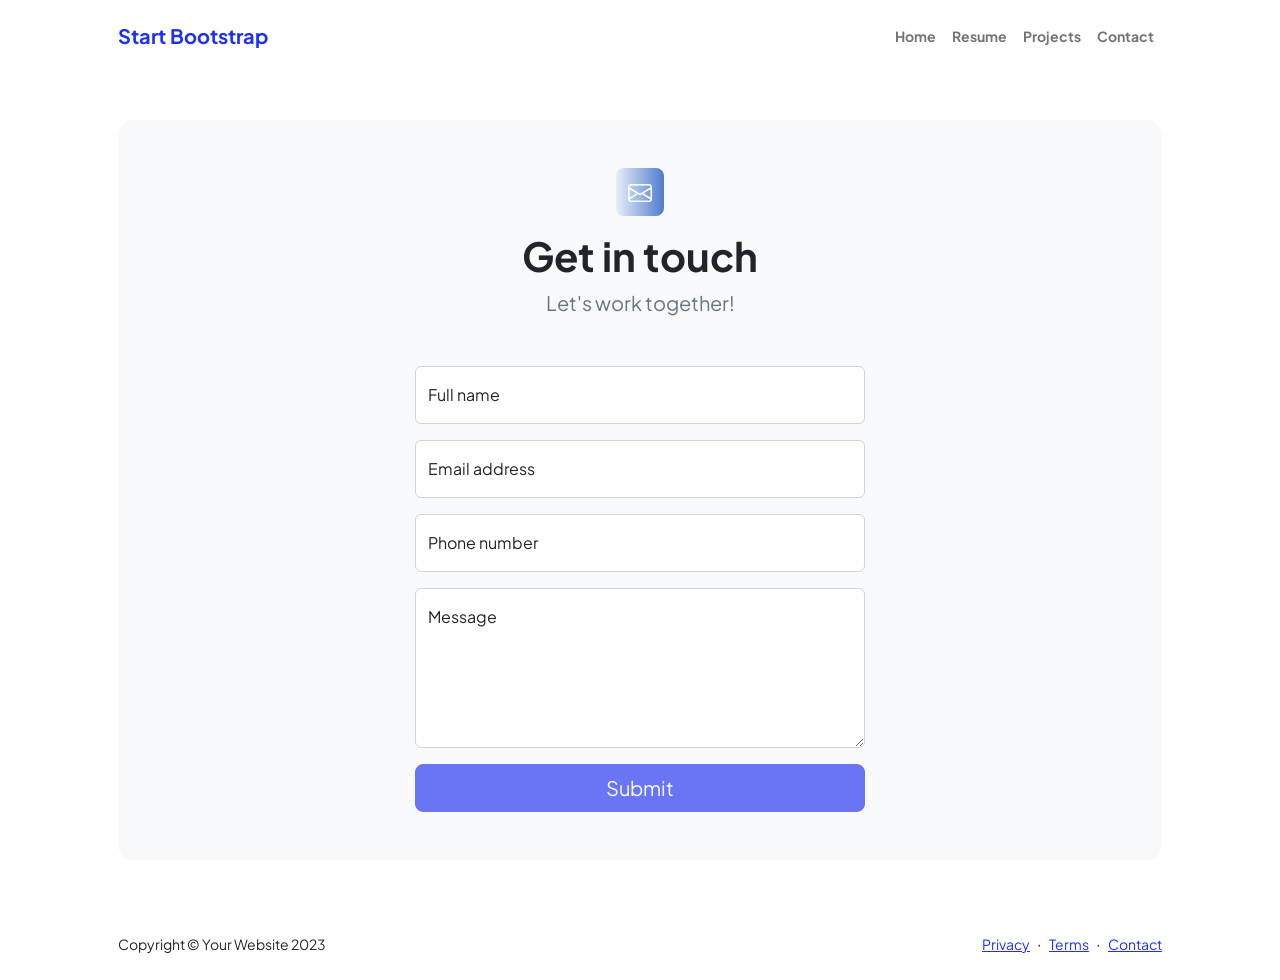
<file: startbootstrap-personal-gh-pages/contact.html>
<!DOCTYPE html>
<html lang="en">
    <head>
        <meta charset="utf-8" />
        <meta name="viewport" content="width=device-width, initial-scale=1, shrink-to-fit=no" />
        <meta name="description" content />
        <meta name="author" content />
        <title>Modern Business - Start Bootstrap Template</title>
        <!-- Favicon-->
        <link rel="icon" type="image/x-icon" href="assets/favicon.ico" />
        <!-- Custom Google font-->
        <link rel="preconnect" href="https://fonts.googleapis.com" />
        <link rel="preconnect" href="https://fonts.gstatic.com" crossorigin />
        <link href="https://fonts.googleapis.com/css2?family=Plus+Jakarta+Sans:wght@100;200;300;400;500;600;700;800;900&amp;display=swap" rel="stylesheet" />
        <!-- Bootstrap icons-->
        <link href="https://cdn.jsdelivr.net/npm/bootstrap-icons@1.8.1/font/bootstrap-icons.css" rel="stylesheet" />
        <!-- Core theme CSS (includes Bootstrap)-->
        <link href="css/styles.css" rel="stylesheet" />
    </head>
    <body class="d-flex flex-column">
        <main class="flex-shrink-0">
            <!-- Navigation-->
            <nav class="navbar navbar-expand-lg navbar-light bg-white py-3">
                <div class="container px-5">
                    <a class="navbar-brand" href="index.html"><span class="fw-bolder text-primary">Start Bootstrap</span></a>
                    <button class="navbar-toggler" type="button" data-bs-toggle="collapse" data-bs-target="#navbarSupportedContent" aria-controls="navbarSupportedContent" aria-expanded="false" aria-label="Toggle navigation"><span class="navbar-toggler-icon"></span></button>
                    <div class="collapse navbar-collapse" id="navbarSupportedContent">
                        <ul class="navbar-nav ms-auto mb-2 mb-lg-0 small fw-bolder">
                            <li class="nav-item"><a class="nav-link" href="index.html">Home</a></li>
                            <li class="nav-item"><a class="nav-link" href="resume.html">Resume</a></li>
                            <li class="nav-item"><a class="nav-link" href="projects.html">Projects</a></li>
                            <li class="nav-item"><a class="nav-link" href="contact.html">Contact</a></li>
                        </ul>
                    </div>
                </div>
            </nav>
            <!-- Page content-->
            <section class="py-5">
                <div class="container px-5">
                    <!-- Contact form-->
                    <div class="bg-light rounded-4 py-5 px-4 px-md-5">
                        <div class="text-center mb-5">
                            <div class="feature bg-primary bg-gradient-primary-to-secondary text-white rounded-3 mb-3"><i class="bi bi-envelope"></i></div>
                            <h1 class="fw-bolder">Get in touch</h1>
                            <p class="lead fw-normal text-muted mb-0">Let's work together!</p>
                        </div>
                        <div class="row gx-5 justify-content-center">
                            <div class="col-lg-8 col-xl-6">
                                <!-- * * * * * * * * * * * * * * *-->
                                <!-- * * SB Forms Contact Form * *-->
                                <!-- * * * * * * * * * * * * * * *-->
                                <!-- This form is pre-integrated with SB Forms.-->
                                <!-- To make this form functional, sign up at-->
                                <!-- https://startbootstrap.com/solution/contact-forms-->
                                <!-- to get an API token!-->
                                <form id="contactForm" data-sb-form-api-token="API_TOKEN">
                                    <!-- Name input-->
                                    <div class="form-floating mb-3">
                                        <input class="form-control" id="name" type="text" placeholder="Enter your name..." data-sb-validations="required" />
                                        <label for="name">Full name</label>
                                        <div class="invalid-feedback" data-sb-feedback="name:required">A name is required.</div>
                                    </div>
                                    <!-- Email address input-->
                                    <div class="form-floating mb-3">
                                        <input class="form-control" id="email" type="email" placeholder="name@example.com" data-sb-validations="required,email" />
                                        <label for="email">Email address</label>
                                        <div class="invalid-feedback" data-sb-feedback="email:required">An email is required.</div>
                                        <div class="invalid-feedback" data-sb-feedback="email:email">Email is not valid.</div>
                                    </div>
                                    <!-- Phone number input-->
                                    <div class="form-floating mb-3">
                                        <input class="form-control" id="phone" type="tel" placeholder="(123) 456-7890" data-sb-validations="required" />
                                        <label for="phone">Phone number</label>
                                        <div class="invalid-feedback" data-sb-feedback="phone:required">A phone number is required.</div>
                                    </div>
                                    <!-- Message input-->
                                    <div class="form-floating mb-3">
                                        <textarea class="form-control" id="message" type="text" placeholder="Enter your message here..." style="height: 10rem" data-sb-validations="required"></textarea>
                                        <label for="message">Message</label>
                                        <div class="invalid-feedback" data-sb-feedback="message:required">A message is required.</div>
                                    </div>
                                    <!-- Submit success message-->
                                    <!---->
                                    <!-- This is what your users will see when the form-->
                                    <!-- has successfully submitted-->
                                    <div class="d-none" id="submitSuccessMessage">
                                        <div class="text-center mb-3">
                                            <div class="fw-bolder">Form submission successful!</div>
                                            To activate this form, sign up at
                                            <br />
                                            <a href="https://startbootstrap.com/solution/contact-forms">https://startbootstrap.com/solution/contact-forms</a>
                                        </div>
                                    </div>
                                    <!-- Submit error message-->
                                    <!---->
                                    <!-- This is what your users will see when there is-->
                                    <!-- an error submitting the form-->
                                    <div class="d-none" id="submitErrorMessage"><div class="text-center text-danger mb-3">Error sending message!</div></div>
                                    <!-- Submit Button-->
                                    <div class="d-grid"><button class="btn btn-primary btn-lg disabled" id="submitButton" type="submit">Submit</button></div>
                                </form>
                            </div>
                        </div>
                    </div>
                </div>
            </section>
        </main>
        <!-- Footer-->
        <footer class="bg-white py-4 mt-auto">
            <div class="container px-5">
                <div class="row align-items-center justify-content-between flex-column flex-sm-row">
                    <div class="col-auto"><div class="small m-0">Copyright &copy; Your Website 2023</div></div>
                    <div class="col-auto">
                        <a class="small" href="#!">Privacy</a>
                        <span class="mx-1">&middot;</span>
                        <a class="small" href="#!">Terms</a>
                        <span class="mx-1">&middot;</span>
                        <a class="small" href="#!">Contact</a>
                    </div>
                </div>
            </div>
        </footer>
        <!-- Bootstrap core JS-->
        <script src="https://cdn.jsdelivr.net/npm/bootstrap@5.2.3/dist/js/bootstrap.bundle.min.js"></script>
        <!-- Core theme JS-->
        <script src="js/scripts.js"></script>
        <!-- * * * * * * * * * * * * * * * * * * * * * * * * * * * * * * * * * * * * * * * *-->
        <!-- * *                               SB Forms JS                               * *-->
        <!-- * * Activate your form at https://startbootstrap.com/solution/contact-forms * *-->
        <!-- * * * * * * * * * * * * * * * * * * * * * * * * * * * * * * * * * * * * * * * *-->
        <script src="https://cdn.startbootstrap.com/sb-forms-latest.js"></script>
    </body>
</html>
</file>
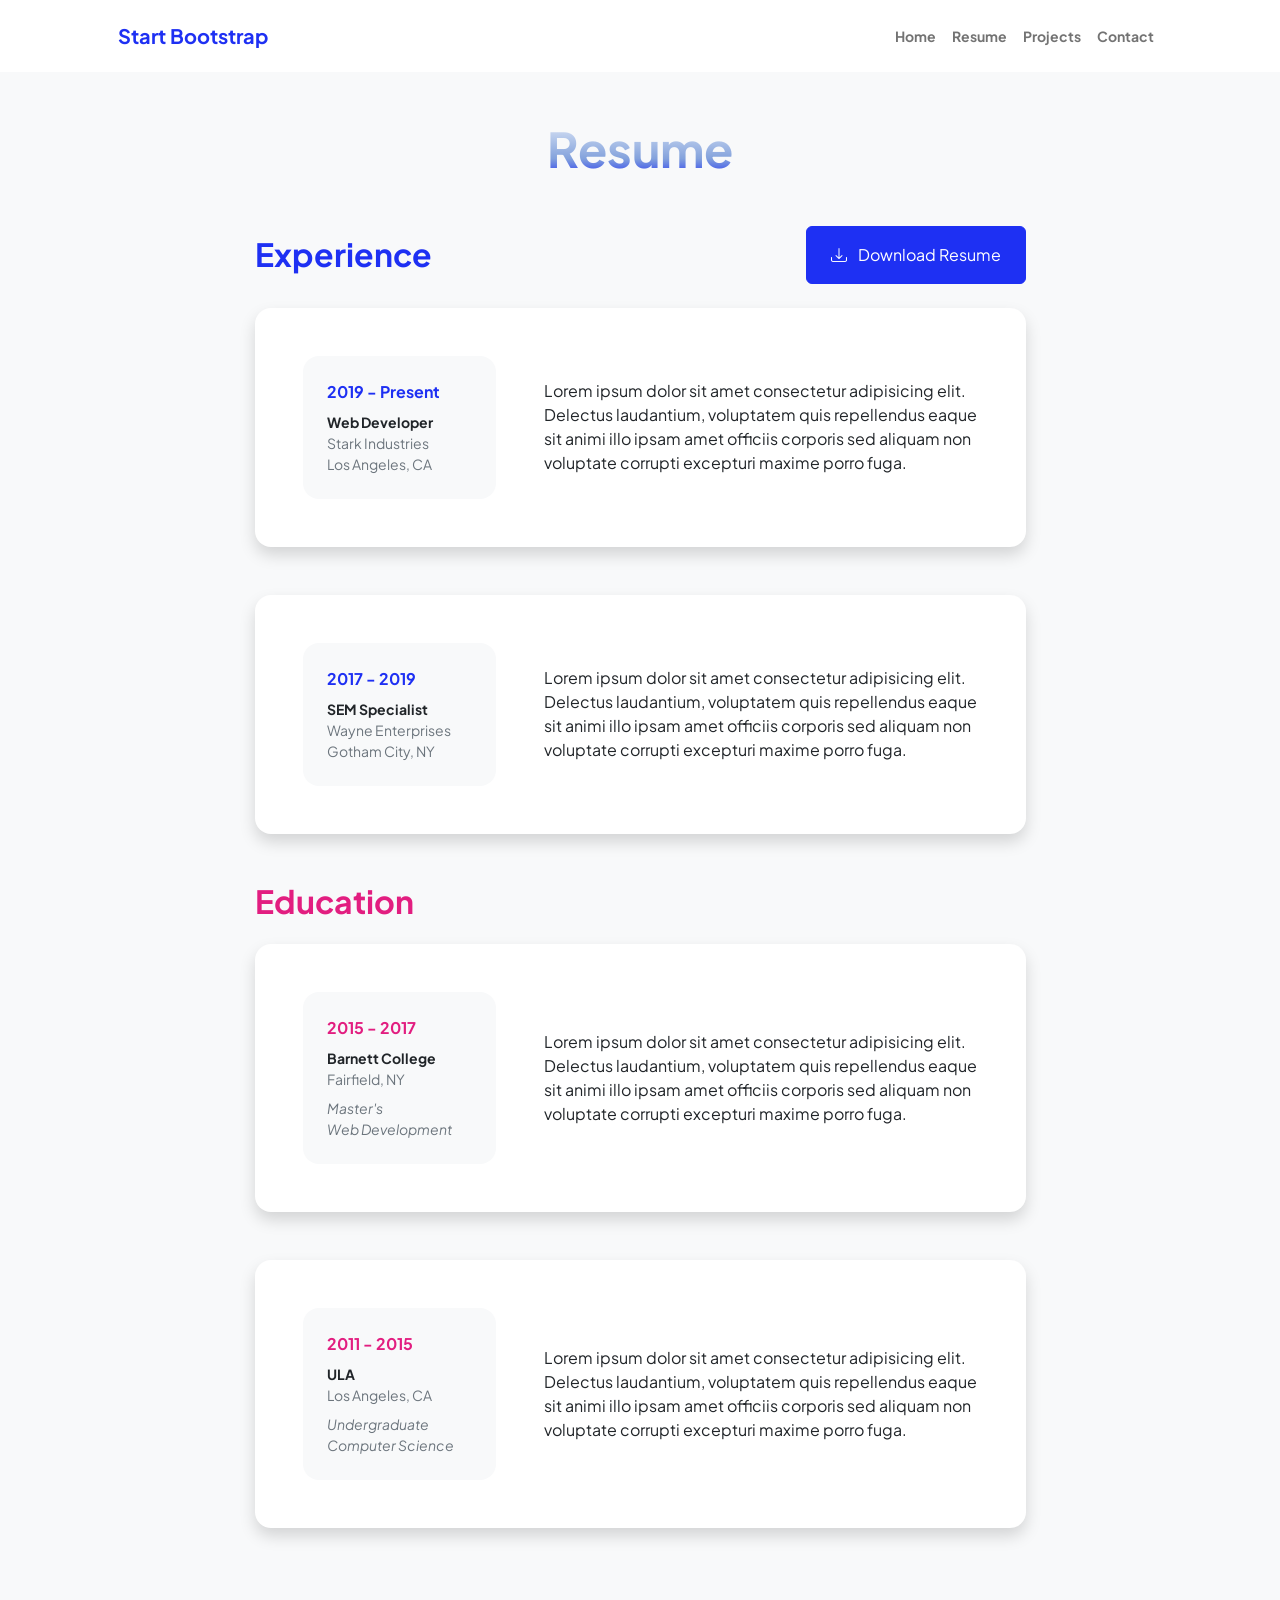
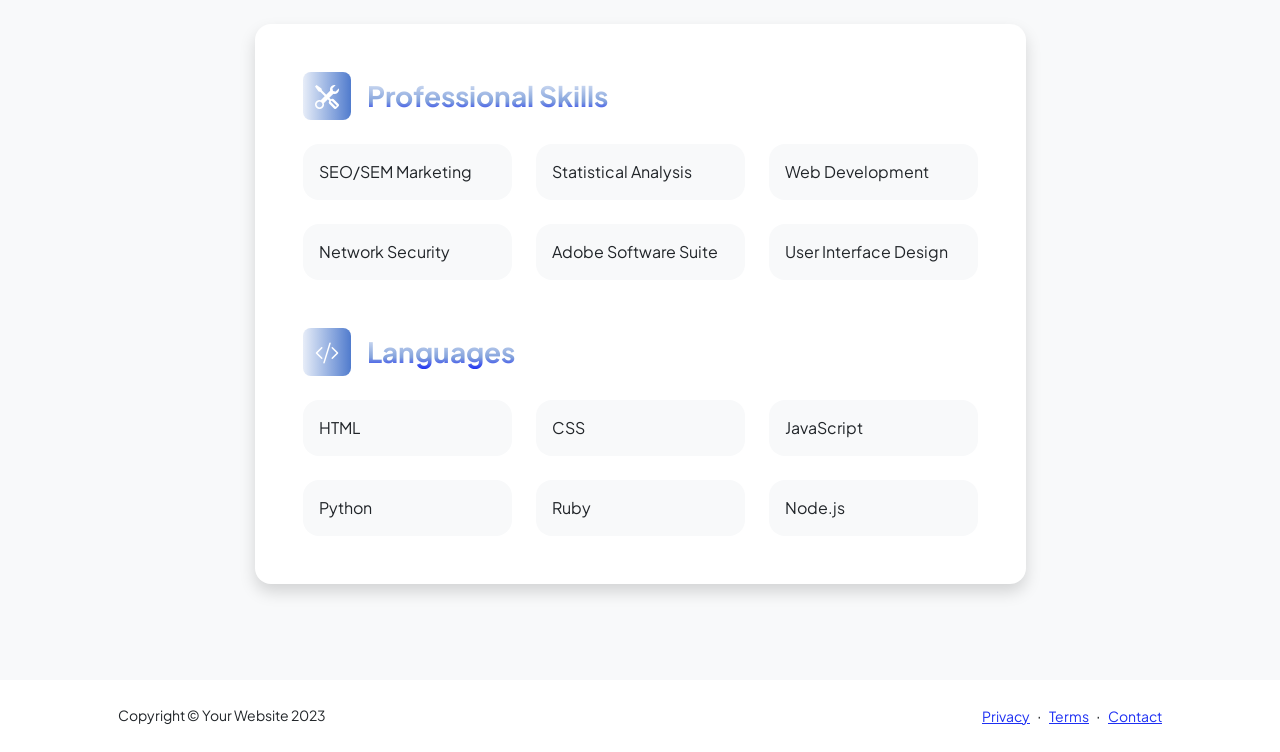
<file: startbootstrap-personal-gh-pages/resume.html>
<!DOCTYPE html>
<html lang="en">
    <head>
        <meta charset="utf-8" />
        <meta name="viewport" content="width=device-width, initial-scale=1, shrink-to-fit=no" />
        <meta name="description" content="" />
        <meta name="author" content="" />
        <title>Personal - Start Bootstrap Template</title>
        <!-- Favicon-->
        <link rel="icon" type="image/x-icon" href="assets/favicon.ico" />
        <!-- Custom Google font-->
        <link rel="preconnect" href="https://fonts.googleapis.com" />
        <link rel="preconnect" href="https://fonts.gstatic.com" crossorigin />
        <link href="https://fonts.googleapis.com/css2?family=Plus+Jakarta+Sans:wght@100;200;300;400;500;600;700;800;900&amp;display=swap" rel="stylesheet" />
        <!-- Bootstrap icons-->
        <link href="https://cdn.jsdelivr.net/npm/bootstrap-icons@1.8.1/font/bootstrap-icons.css" rel="stylesheet" />
        <!-- Core theme CSS (includes Bootstrap)-->
        <link href="css/styles.css" rel="stylesheet" />
    </head>
    <body class="d-flex flex-column h-100 bg-light">
        <main class="flex-shrink-0">
            <!-- Navigation-->
            <nav class="navbar navbar-expand-lg navbar-light bg-white py-3">
                <div class="container px-5">
                    <a class="navbar-brand" href="index.html"><span class="fw-bolder text-primary">Start Bootstrap</span></a>
                    <button class="navbar-toggler" type="button" data-bs-toggle="collapse" data-bs-target="#navbarSupportedContent" aria-controls="navbarSupportedContent" aria-expanded="false" aria-label="Toggle navigation"><span class="navbar-toggler-icon"></span></button>
                    <div class="collapse navbar-collapse" id="navbarSupportedContent">
                        <ul class="navbar-nav ms-auto mb-2 mb-lg-0 small fw-bolder">
                            <li class="nav-item"><a class="nav-link" href="index.html">Home</a></li>
                            <li class="nav-item"><a class="nav-link" href="resume.html">Resume</a></li>
                            <li class="nav-item"><a class="nav-link" href="projects.html">Projects</a></li>
                            <li class="nav-item"><a class="nav-link" href="contact.html">Contact</a></li>
                        </ul>
                    </div>
                </div>
            </nav>
            <!-- Page Content-->
            <div class="container px-5 my-5">
                <div class="text-center mb-5">
                    <h1 class="display-5 fw-bolder mb-0"><span class="text-gradient d-inline">Resume</span></h1>
                </div>
                <div class="row gx-5 justify-content-center">
                    <div class="col-lg-11 col-xl-9 col-xxl-8">
                        <!-- Experience Section-->
                        <section>
                            <div class="d-flex align-items-center justify-content-between mb-4">
                                <h2 class="text-primary fw-bolder mb-0">Experience</h2>
                                <!-- Download resume button-->
                                <!-- Note: Set the link href target to a PDF file within your project-->
                                <a class="btn btn-primary px-4 py-3" href="#!">
                                    <div class="d-inline-block bi bi-download me-2"></div>
                                    Download Resume
                                </a>
                            </div>
                            <!-- Experience Card 1-->
                            <div class="card shadow border-0 rounded-4 mb-5">
                                <div class="card-body p-5">
                                    <div class="row align-items-center gx-5">
                                        <div class="col text-center text-lg-start mb-4 mb-lg-0">
                                            <div class="bg-light p-4 rounded-4">
                                                <div class="text-primary fw-bolder mb-2">2019 - Present</div>
                                                <div class="small fw-bolder">Web Developer</div>
                                                <div class="small text-muted">Stark Industries</div>
                                                <div class="small text-muted">Los Angeles, CA</div>
                                            </div>
                                        </div>
                                        <div class="col-lg-8"><div>Lorem ipsum dolor sit amet consectetur adipisicing elit. Delectus laudantium, voluptatem quis repellendus eaque sit animi illo ipsam amet officiis corporis sed aliquam non voluptate corrupti excepturi maxime porro fuga.</div></div>
                                    </div>
                                </div>
                            </div>
                            <!-- Experience Card 2-->
                            <div class="card shadow border-0 rounded-4 mb-5">
                                <div class="card-body p-5">
                                    <div class="row align-items-center gx-5">
                                        <div class="col text-center text-lg-start mb-4 mb-lg-0">
                                            <div class="bg-light p-4 rounded-4">
                                                <div class="text-primary fw-bolder mb-2">2017 - 2019</div>
                                                <div class="small fw-bolder">SEM Specialist</div>
                                                <div class="small text-muted">Wayne Enterprises</div>
                                                <div class="small text-muted">Gotham City, NY</div>
                                            </div>
                                        </div>
                                        <div class="col-lg-8"><div>Lorem ipsum dolor sit amet consectetur adipisicing elit. Delectus laudantium, voluptatem quis repellendus eaque sit animi illo ipsam amet officiis corporis sed aliquam non voluptate corrupti excepturi maxime porro fuga.</div></div>
                                    </div>
                                </div>
                            </div>
                        </section>
                        <!-- Education Section-->
                        <section>
                            <h2 class="text-secondary fw-bolder mb-4">Education</h2>
                            <!-- Education Card 1-->
                            <div class="card shadow border-0 rounded-4 mb-5">
                                <div class="card-body p-5">
                                    <div class="row align-items-center gx-5">
                                        <div class="col text-center text-lg-start mb-4 mb-lg-0">
                                            <div class="bg-light p-4 rounded-4">
                                                <div class="text-secondary fw-bolder mb-2">2015 - 2017</div>
                                                <div class="mb-2">
                                                    <div class="small fw-bolder">Barnett College</div>
                                                    <div class="small text-muted">Fairfield, NY</div>
                                                </div>
                                                <div class="fst-italic">
                                                    <div class="small text-muted">Master's</div>
                                                    <div class="small text-muted">Web Development</div>
                                                </div>
                                            </div>
                                        </div>
                                        <div class="col-lg-8"><div>Lorem ipsum dolor sit amet consectetur adipisicing elit. Delectus laudantium, voluptatem quis repellendus eaque sit animi illo ipsam amet officiis corporis sed aliquam non voluptate corrupti excepturi maxime porro fuga.</div></div>
                                    </div>
                                </div>
                            </div>
                            <!-- Education Card 2-->
                            <div class="card shadow border-0 rounded-4 mb-5">
                                <div class="card-body p-5">
                                    <div class="row align-items-center gx-5">
                                        <div class="col text-center text-lg-start mb-4 mb-lg-0">
                                            <div class="bg-light p-4 rounded-4">
                                                <div class="text-secondary fw-bolder mb-2">2011 - 2015</div>
                                                <div class="mb-2">
                                                    <div class="small fw-bolder">ULA</div>
                                                    <div class="small text-muted">Los Angeles, CA</div>
                                                </div>
                                                <div class="fst-italic">
                                                    <div class="small text-muted">Undergraduate</div>
                                                    <div class="small text-muted">Computer Science</div>
                                                </div>
                                            </div>
                                        </div>
                                        <div class="col-lg-8"><div>Lorem ipsum dolor sit amet consectetur adipisicing elit. Delectus laudantium, voluptatem quis repellendus eaque sit animi illo ipsam amet officiis corporis sed aliquam non voluptate corrupti excepturi maxime porro fuga.</div></div>
                                    </div>
                                </div>
                            </div>
                        </section>
                        <!-- Divider-->
                        <div class="pb-5"></div>
                        <!-- Skills Section-->
                        <section>
                            <!-- Skillset Card-->
                            <div class="card shadow border-0 rounded-4 mb-5">
                                <div class="card-body p-5">
                                    <!-- Professional skills list-->
                                    <div class="mb-5">
                                        <div class="d-flex align-items-center mb-4">
                                            <div class="feature bg-primary bg-gradient-primary-to-secondary text-white rounded-3 me-3"><i class="bi bi-tools"></i></div>
                                            <h3 class="fw-bolder mb-0"><span class="text-gradient d-inline">Professional Skills</span></h3>
                                        </div>
                                        <div class="row row-cols-1 row-cols-md-3 mb-4">
                                            <div class="col mb-4 mb-md-0"><div class="d-flex align-items-center bg-light rounded-4 p-3 h-100">SEO/SEM Marketing</div></div>
                                            <div class="col mb-4 mb-md-0"><div class="d-flex align-items-center bg-light rounded-4 p-3 h-100">Statistical Analysis</div></div>
                                            <div class="col"><div class="d-flex align-items-center bg-light rounded-4 p-3 h-100">Web Development</div></div>
                                        </div>
                                        <div class="row row-cols-1 row-cols-md-3">
                                            <div class="col mb-4 mb-md-0"><div class="d-flex align-items-center bg-light rounded-4 p-3 h-100">Network Security</div></div>
                                            <div class="col mb-4 mb-md-0"><div class="d-flex align-items-center bg-light rounded-4 p-3 h-100">Adobe Software Suite</div></div>
                                            <div class="col"><div class="d-flex align-items-center bg-light rounded-4 p-3 h-100">User Interface Design</div></div>
                                        </div>
                                    </div>
                                    <!-- Languages list-->
                                    <div class="mb-0">
                                        <div class="d-flex align-items-center mb-4">
                                            <div class="feature bg-primary bg-gradient-primary-to-secondary text-white rounded-3 me-3"><i class="bi bi-code-slash"></i></div>
                                            <h3 class="fw-bolder mb-0"><span class="text-gradient d-inline">Languages</span></h3>
                                        </div>
                                        <div class="row row-cols-1 row-cols-md-3 mb-4">
                                            <div class="col mb-4 mb-md-0"><div class="d-flex align-items-center bg-light rounded-4 p-3 h-100">HTML</div></div>
                                            <div class="col mb-4 mb-md-0"><div class="d-flex align-items-center bg-light rounded-4 p-3 h-100">CSS</div></div>
                                            <div class="col"><div class="d-flex align-items-center bg-light rounded-4 p-3 h-100">JavaScript</div></div>
                                        </div>
                                        <div class="row row-cols-1 row-cols-md-3">
                                            <div class="col mb-4 mb-md-0"><div class="d-flex align-items-center bg-light rounded-4 p-3 h-100">Python</div></div>
                                            <div class="col mb-4 mb-md-0"><div class="d-flex align-items-center bg-light rounded-4 p-3 h-100">Ruby</div></div>
                                            <div class="col"><div class="d-flex align-items-center bg-light rounded-4 p-3 h-100">Node.js</div></div>
                                        </div>
                                    </div>
                                </div>
                            </div>
                        </section>
                    </div>
                </div>
            </div>
        </main>
        <!-- Footer-->
        <footer class="bg-white py-4 mt-auto">
            <div class="container px-5">
                <div class="row align-items-center justify-content-between flex-column flex-sm-row">
                    <div class="col-auto"><div class="small m-0">Copyright &copy; Your Website 2023</div></div>
                    <div class="col-auto">
                        <a class="small" href="#!">Privacy</a>
                        <span class="mx-1">&middot;</span>
                        <a class="small" href="#!">Terms</a>
                        <span class="mx-1">&middot;</span>
                        <a class="small" href="#!">Contact</a>
                    </div>
                </div>
            </div>
        </footer>
        <!-- Bootstrap core JS-->
        <script src="https://cdn.jsdelivr.net/npm/bootstrap@5.2.3/dist/js/bootstrap.bundle.min.js"></script>
        <!-- Core theme JS-->
        <script src="js/scripts.js"></script>
    </body>
</html>
</file>
